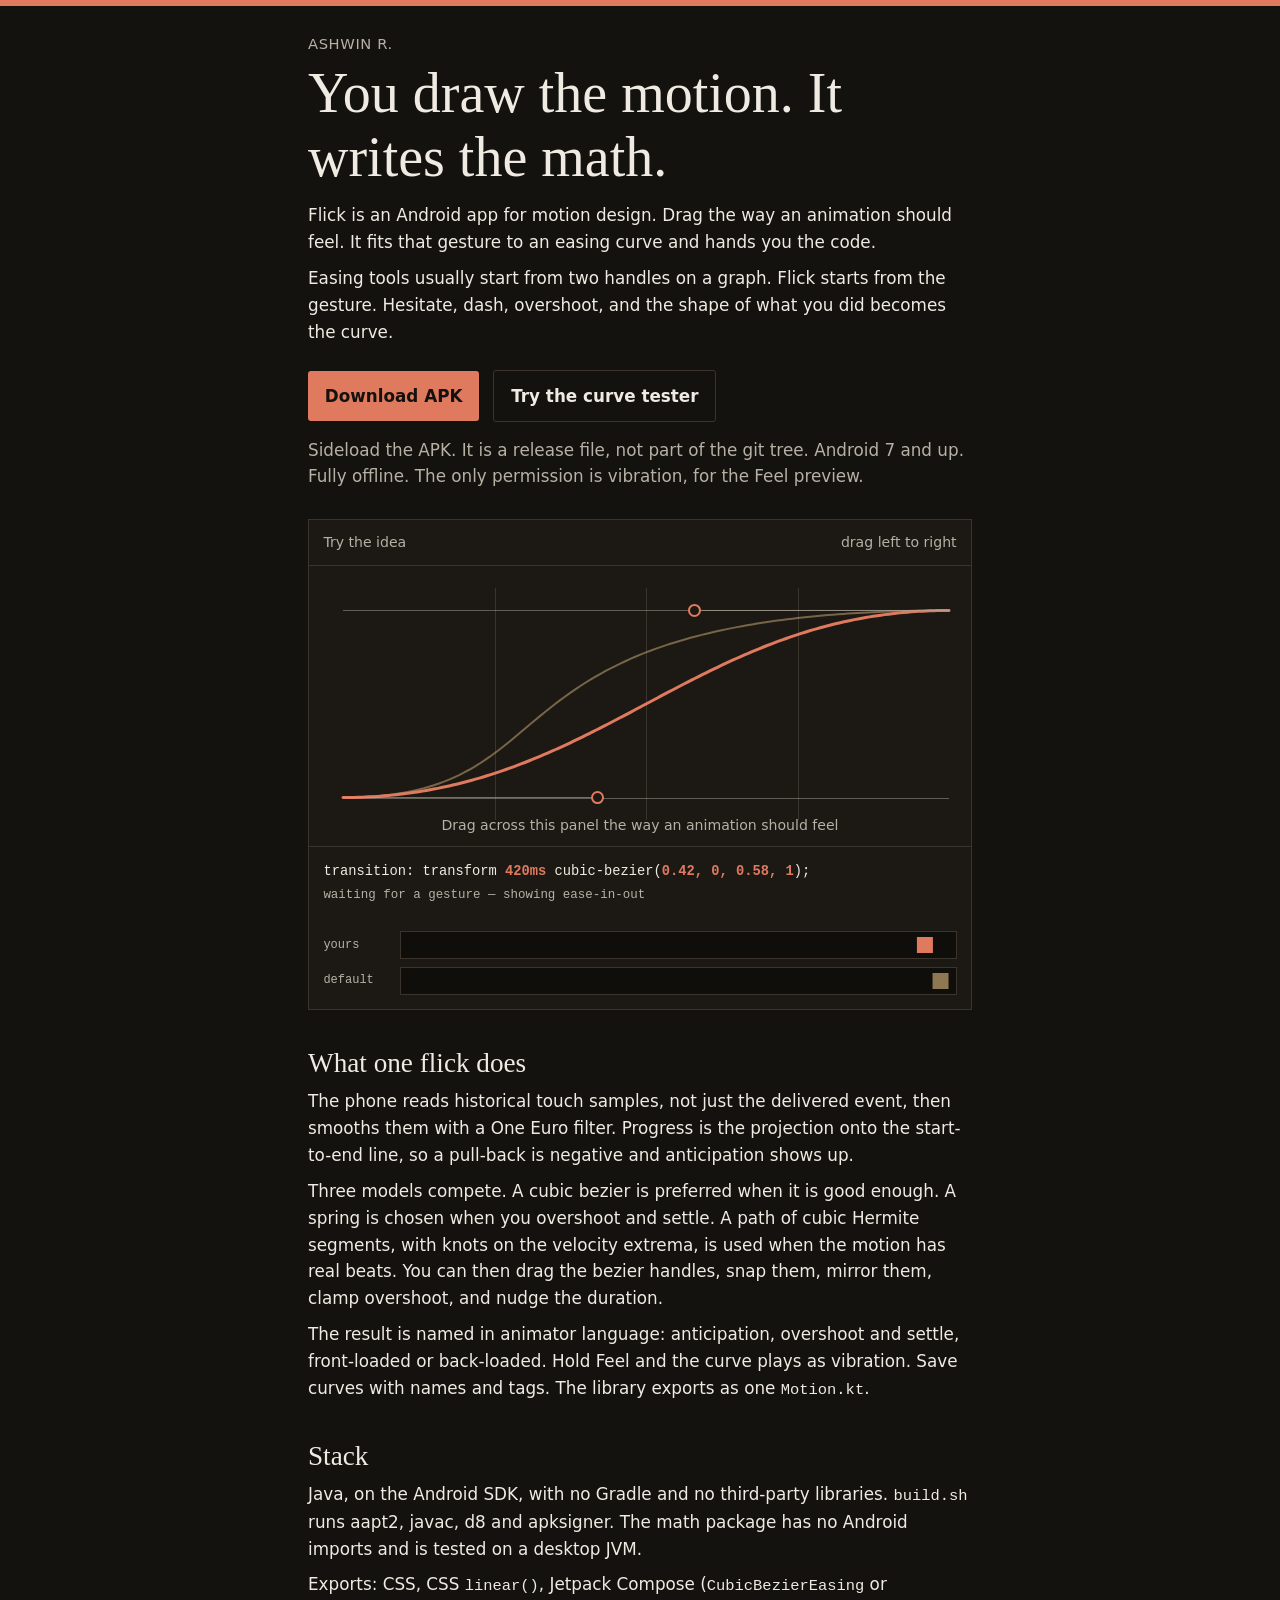
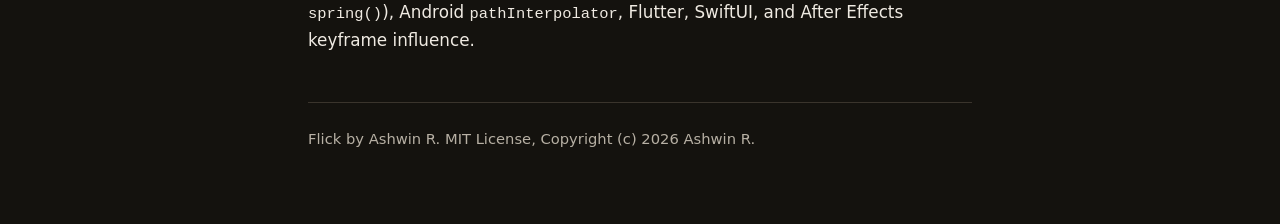
<file: docs/index.html>
<!DOCTYPE html>
<html lang="en">
<head>
<meta charset="utf-8">
<meta name="viewport" content="width=device-width, initial-scale=1">
<title>Flick</title>
<meta name="description" content="Flick turns a thumb-drag into an easing curve and the code for CSS, Compose, Android, Flutter, SwiftUI and After Effects.">
<link rel="stylesheet" href="styles.css">
</head>
<body>
<div class="accent-bar"></div>
<div class="wrap">
  <p class="kicker">Ashwin R.</p>
  <h1>You draw the motion. It writes the math.</h1>
  <p>Flick is an Android app for motion design. Drag the way an animation should feel. It fits that gesture to an easing curve and hands you the code.</p>
  <p>Easing tools usually start from two handles on a graph. Flick starts from the gesture. Hesitate, dash, overshoot, and the shape of what you did becomes the curve.</p>

  <div class="actions">
    <a class="btn" href="https://github.com/ashwin-subspace/flick/releases/latest/download/Flick-debug.apk">Download APK</a>
    <a class="btn ghost" href="curve-tester.html">Try the curve tester</a>
  </div>
  <p class="muted">Sideload the APK. It is a release file, not part of the git tree. Android 7 and up. Fully offline. The only permission is vibration, for the Feel preview.</p>

  <div class="instrument">
    <div class="inst-head">
      <span>Try the idea</span>
      <span>drag left to right</span>
    </div>
    <div class="stage" id="stage">
      <canvas id="plot"></canvas>
      <div class="stage-note">Drag across this panel the way an animation should feel</div>
    </div>
    <div class="readout">
      <div class="code-line" id="cssOut">transition: transform <b>420ms</b> cubic-bezier(<b>0.42, 0, 0.58, 1</b>);</div>
      <div class="fit-stats" id="stats">waiting for a gesture — showing ease-in-out</div>
      <div class="demo">
        <div class="lane">
          <span class="lane-label">yours</span>
          <div class="track"><div class="dot" id="dotA"></div></div>
        </div>
        <div class="lane">
          <span class="lane-label">default</span>
          <div class="track"><div class="dot is-ghost" id="dotB"></div></div>
        </div>
      </div>
    </div>
  </div>

  <h2>What one flick does</h2>
  <p>The phone reads historical touch samples, not just the delivered event, then smooths them with a One Euro filter. Progress is the projection onto the start-to-end line, so a pull-back is negative and anticipation shows up.</p>
  <p>Three models compete. A cubic bezier is preferred when it is good enough. A spring is chosen when you overshoot and settle. A path of cubic Hermite segments, with knots on the velocity extrema, is used when the motion has real beats. You can then drag the bezier handles, snap them, mirror them, clamp overshoot, and nudge the duration.</p>
  <p>The result is named in animator language: anticipation, overshoot and settle, front-loaded or back-loaded. Hold Feel and the curve plays as vibration. Save curves with names and tags. The library exports as one <code>Motion.kt</code>.</p>

  <h2>Stack</h2>
  <p>Java, on the Android SDK, with no Gradle and no third-party libraries. <code>build.sh</code> runs aapt2, javac, d8 and apksigner. The math package has no Android imports and is tested on a desktop JVM.</p>
  <p>Exports: CSS, CSS <code>linear()</code>, Jetpack Compose (<code>CubicBezierEasing</code> or <code>spring()</code>), Android <code>pathInterpolator</code>, Flutter, SwiftUI, and After Effects keyframe influence.</p>

  <footer>
    <p>Flick by Ashwin R. MIT License, Copyright (c) 2026 Ashwin R.</p>
  </footer>
</div>
<script>
(function () {
  "use strict";
  var stage = document.getElementById("stage");
  var canvas = document.getElementById("plot");
  var ctx = canvas.getContext("2d");
  var cssOut = document.getElementById("cssOut");
  var statsEl = document.getElementById("stats");
  var dotA = document.getElementById("dotA");
  var dotB = document.getElementById("dotB");
  var reduce = window.matchMedia("(prefers-reduced-motion: reduce)").matches;

  function tok(name) {
    return getComputedStyle(document.documentElement).getPropertyValue(name).trim();
  }
  function makeBezier(x1, y1, x2, y2) {
    var cx = 3 * x1, bx = 3 * (x2 - x1) - cx, ax = 1 - cx - bx;
    var cy = 3 * y1, by = 3 * (y2 - y1) - cy, ay = 1 - cy - by;
    function sx(t) { return ((ax * t + bx) * t + cx) * t; }
    function sy(t) { return ((ay * t + by) * t + cy) * t; }
    function dx(t) { return (3 * ax * t + 2 * bx) * t + cx; }
    return function (x) {
      if (x <= 0) return 0;
      if (x >= 1) return 1;
      var t = x, i, e, d;
      for (i = 0; i < 8; i++) {
        e = sx(t) - x;
        if (Math.abs(e) < 1e-7) return sy(t);
        d = dx(t);
        if (Math.abs(d) < 1e-7) break;
        t -= e / d;
      }
      var lo = 0, hi = 1;
      t = x;
      for (i = 0; i < 30; i++) {
        var v = sx(t);
        if (Math.abs(v - x) < 1e-7) break;
        if (v > x) hi = t; else lo = t;
        t = (lo + hi) / 2;
      }
      return sy(t);
    };
  }
  function clamp(v, lo, hi) { return v < lo ? lo : (v > hi ? hi : v); }
  function minimize(fn, start, step, iters) {
    var n = start.length, i, j, k;
    var simplex = [], fv = [];
    for (i = 0; i <= n; i++) {
      var p = start.slice();
      if (i > 0) p[i - 1] += step;
      simplex.push(p);
      fv.push(fn(p));
    }
    for (k = 0; k < iters; k++) {
      var order = simplex.map(function (_, idx) { return idx; }).sort(function (a, b) { return fv[a] - fv[b]; });
      simplex = order.map(function (idx) { return simplex[idx]; });
      fv = order.map(function (idx) { return fv[idx]; });
      if (Math.abs(fv[n] - fv[0]) < 1e-12) break;
      var cen = new Array(n).fill(0);
      for (i = 0; i < n; i++) {
        for (j = 0; j < n; j++) cen[i] += simplex[j][i];
        cen[i] /= n;
      }
      var xr = cen.map(function (c, idx) { return c + (c - simplex[n][idx]); });
      var fr = fn(xr);
      if (fr < fv[0]) {
        var xe = cen.map(function (c, idx) { return c + 2 * (xr[idx] - c); });
        var fe = fn(xe);
        if (fe < fr) { simplex[n] = xe; fv[n] = fe; } else { simplex[n] = xr; fv[n] = fr; }
      } else if (fr < fv[n - 1]) {
        simplex[n] = xr; fv[n] = fr;
      } else {
        var xc = cen.map(function (c, idx) { return c + 0.5 * (simplex[n][idx] - c); });
        var fc = fn(xc);
        if (fc < fv[n]) { simplex[n] = xc; fv[n] = fc; }
        else {
          for (i = 1; i <= n; i++) {
            for (j = 0; j < n; j++) simplex[i][j] = simplex[0][j] + 0.5 * (simplex[i][j] - simplex[0][j]);
            fv[i] = fn(simplex[i]);
          }
        }
      }
    }
    var best = 0;
    for (i = 1; i <= n; i++) if (fv[i] < fv[best]) best = i;
    return simplex[best];
  }
  function fitBezier(ts, ps) {
    var starts = [[0.25, 0.1, 0.25, 1], [0.42, 0, 0.58, 1], [0.5, 0, 0.5, 1], [0.34, 1.56, 0.64, 1]];
    var best = null, bestErr = Infinity;
    function err(p) {
      var b = makeBezier(clamp(p[0], 0, 1), clamp(p[1], -3, 4), clamp(p[2], 0, 1), clamp(p[3], -3, 4));
      var s = 0;
      for (var i = 0; i < ts.length; i++) { var d = b(ts[i]) - ps[i]; s += d * d; }
      var pen = Math.pow(p[0] - clamp(p[0], 0, 1), 2) + Math.pow(p[2] - clamp(p[2], 0, 1), 2);
      return s / ts.length + pen * 10;
    }
    for (var i = 0; i < starts.length; i++) {
      var r = minimize(err, starts[i], 0.15, 260);
      var c = [clamp(r[0], 0, 1), clamp(r[1], -3, 4), clamp(r[2], 0, 1), clamp(r[3], -3, 4)];
      var e = err(c);
      if (e < bestErr) { bestErr = e; best = c; }
    }
    return { p: best, rms: Math.sqrt(Math.max(0, bestErr)) };
  }

  var current = { p: [0.42, 0, 0.58, 1], rms: 0, dur: 420 };
  var raw = null, pts = [], drawing = false, W = 0, H = 0, dpr = 1;

  function resize() {
    dpr = Math.min(window.devicePixelRatio || 1, 2);
    W = stage.clientWidth;
    H = stage.clientHeight;
    canvas.width = Math.round(W * dpr);
    canvas.height = Math.round(H * dpr);
    ctx.setTransform(dpr, 0, 0, dpr, 0, 0);
    render();
  }
  function num(v) {
    var s = v.toFixed(3).replace(/0+$/, "").replace(/\.$/, "");
    return s === "-0" ? "0" : s;
  }
  function render() {
    if (!W || !H) return;
    var padL = 34, padR = 22, padT = 22, padB = 26;
    var gw = W - padL - padR, gh = H - padT - padB;
    ctx.clearRect(0, 0, W, H);
    var grid = tok("--plot-grid"), faint = tok("--ink-faint"), accent = tok("--accent"), ghost = tok("--ghost");
    var lo = 0, hi = 1, i;
    var b = makeBezier(current.p[0], current.p[1], current.p[2], current.p[3]);
    for (i = 0; i <= 40; i++) {
      var v = b(i / 40);
      if (v < lo) lo = v;
      if (v > hi) hi = v;
    }
    if (raw) {
      for (i = 0; i < raw.ps.length; i++) {
        if (raw.ps[i] < lo) lo = raw.ps[i];
        if (raw.ps[i] > hi) hi = raw.ps[i];
      }
    }
    lo = Math.min(lo, current.p[1], current.p[3]);
    hi = Math.max(hi, current.p[1], current.p[3]);
    var pad = Math.max(0.12, (hi - lo) * 0.1);
    lo -= pad; hi += pad;
    function X(t) { return padL + t * gw; }
    function Y(v) { return padT + gh - ((v - lo) / (hi - lo)) * gh; }
    ctx.strokeStyle = grid;
    ctx.lineWidth = 1;
    for (i = 1; i < 4; i++) {
      ctx.beginPath();
      ctx.moveTo(Math.round(X(i / 4)) + 0.5, padT);
      ctx.lineTo(Math.round(X(i / 4)) + 0.5, padT + gh);
      ctx.stroke();
    }
    ctx.strokeStyle = faint;
    ctx.globalAlpha = 0.45;
    [0, 1].forEach(function (v) {
      ctx.beginPath();
      ctx.moveTo(padL, Math.round(Y(v)) + 0.5);
      ctx.lineTo(padL + gw, Math.round(Y(v)) + 0.5);
      ctx.stroke();
    });
    ctx.globalAlpha = 1;
    if (raw) {
      ctx.strokeStyle = faint;
      ctx.globalAlpha = 0.55;
      ctx.lineWidth = 2;
      ctx.beginPath();
      for (i = 0; i < raw.ts.length; i++) {
        var px = X(raw.ts[i]), py = Y(raw.ps[i]);
        if (i === 0) ctx.moveTo(px, py); else ctx.lineTo(px, py);
      }
      ctx.stroke();
      ctx.globalAlpha = 1;
    }
    if (drawing && pts.length > 1) {
      ctx.strokeStyle = accent;
      ctx.lineCap = "round";
      for (i = 1; i < pts.length; i++) {
        var a = pts[i - 1], c = pts[i];
        var dt = Math.max(1, c.t - a.t);
        var sp = Math.hypot(c.x - a.x, c.y - a.y) / dt;
        ctx.lineWidth = 1.5 + Math.min(9, sp * 5);
        ctx.globalAlpha = 0.35 + Math.min(0.65, sp * 0.4);
        ctx.beginPath();
        ctx.moveTo(a.x, a.y);
        ctx.lineTo(c.x, c.y);
        ctx.stroke();
      }
      ctx.globalAlpha = 1;
      return;
    }
    var g = makeBezier(0.4, 0, 0.2, 1);
    ctx.strokeStyle = ghost;
    ctx.globalAlpha = 0.55;
    ctx.lineWidth = 2;
    ctx.beginPath();
    for (i = 0; i <= 120; i++) {
      var t = i / 120;
      if (i === 0) ctx.moveTo(X(t), Y(g(t))); else ctx.lineTo(X(t), Y(g(t)));
    }
    ctx.stroke();
    ctx.globalAlpha = 1;
    ctx.strokeStyle = accent;
    ctx.lineWidth = 3;
    ctx.lineCap = "round";
    ctx.beginPath();
    for (i = 0; i <= 160; i++) {
      var tt = i / 160;
      if (i === 0) ctx.moveTo(X(tt), Y(b(tt))); else ctx.lineTo(X(tt), Y(b(tt)));
    }
    ctx.stroke();
    ctx.strokeStyle = faint;
    ctx.globalAlpha = 0.6;
    ctx.lineWidth = 1;
    ctx.beginPath(); ctx.moveTo(X(0), Y(0)); ctx.lineTo(X(current.p[0]), Y(current.p[1])); ctx.stroke();
    ctx.beginPath(); ctx.moveTo(X(1), Y(1)); ctx.lineTo(X(current.p[2]), Y(current.p[3])); ctx.stroke();
    ctx.globalAlpha = 1;
    [[current.p[0], current.p[1]], [current.p[2], current.p[3]]].forEach(function (h) {
      ctx.beginPath();
      ctx.arc(X(h[0]), Y(h[1]), 5.5, 0, Math.PI * 2);
      ctx.fillStyle = tok("--plot-bg");
      ctx.fill();
      ctx.lineWidth = 2;
      ctx.strokeStyle = accent;
      ctx.stroke();
    });
  }
  function updateReadout() {
    var p = current.p;
    cssOut.innerHTML = "transition: transform <b>" + current.dur + "ms</b> cubic-bezier(<b>" +
      num(p[0]) + ", " + num(p[1]) + ", " + num(p[2]) + ", " + num(p[3]) + "</b>);";
    if (!raw) { statsEl.textContent = "waiting for a gesture — showing ease-in-out"; return; }
    var over = 0, ant = 0;
    for (var i = 0; i < raw.ps.length; i++) {
      if (raw.ps[i] > 1 + over) over = raw.ps[i] - 1;
      if (raw.ps[i] < -ant) ant = -raw.ps[i];
    }
    var bits = [raw.ts.length + " samples", "fit error " + (current.rms * 100).toFixed(1) + "%"];
    if (over > 0.02) bits.push("overshoot " + Math.round(over * 100) + "%");
    if (ant > 0.02) bits.push("anticipation " + Math.round(ant * 100) + "%");
    statsEl.textContent = bits.join("  ·  ");
  }
  var samples = [];
  function addSample(x, y, t) { samples.push({ x: x, y: y, t: t }); pts.push({ x: x, y: y, t: t }); }
  function localPoint(ev) {
    var r = canvas.getBoundingClientRect();
    return { x: ev.clientX - r.left, y: ev.clientY - r.top };
  }
  stage.addEventListener("pointerdown", function (ev) {
    drawing = true; samples = []; pts = [];
    stage.classList.add("used");
    try { stage.setPointerCapture(ev.pointerId); } catch (e) {}
    var q = localPoint(ev);
    addSample(q.x, q.y, ev.timeStamp);
    render();
    ev.preventDefault();
  });
  stage.addEventListener("pointermove", function (ev) {
    if (!drawing) return;
    var evs = ev.getCoalescedEvents ? ev.getCoalescedEvents() : [ev];
    for (var i = 0; i < evs.length; i++) {
      var q = localPoint(evs[i]);
      addSample(q.x, q.y, evs[i].timeStamp);
    }
    render();
    ev.preventDefault();
  });
  function finish(ev) {
    if (!drawing) return;
    drawing = false;
    var q = localPoint(ev);
    addSample(q.x, q.y, ev.timeStamp);
    var a = samples[0], z = samples[samples.length - 1];
    var dx = z.x - a.x, dy = z.y - a.y;
    var len = Math.hypot(dx, dy);
    var dur = z.t - a.t;
    if (samples.length < 6 || len < 40 || dur < 60) {
      statsEl.textContent = samples.length < 6 ? "too few points — drag a little slower" : (len < 40 ? "too short — drag further" : "too fast — take a moment longer");
      pts = [];
      render();
      return;
    }
    var ux = dx / len, uy = dy / len;
    var ts = [], ps = [];
    for (var i = 0; i < samples.length; i++) {
      var s = samples[i];
      ps.push(((s.x - a.x) * ux + (s.y - a.y) * uy) / len);
      ts.push((s.t - a.t) / dur);
    }
    ts[0] = 0; ts[ts.length - 1] = 1;
    for (i = 1; i < ts.length; i++) if (ts[i] <= ts[i - 1]) ts[i] = Math.min(1, ts[i - 1] + 1e-6);
    raw = { ts: ts, ps: ps };
    var f = fitBezier(ts, ps);
    current.p = f.p;
    current.rms = f.rms;
    current.dur = Math.max(50, Math.min(5000, Math.round(dur / 10) * 10));
    pts = [];
    render();
    updateReadout();
  }
  stage.addEventListener("pointerup", finish);
  stage.addEventListener("pointercancel", finish);
  var t0 = null, HOLD = 420;
  function loop(now) {
    if (t0 === null) t0 = now;
    var cycle = current.dur + HOLD;
    var e = (now - t0) % cycle;
    var t = Math.min(1, e / current.dur);
    var b = makeBezier(current.p[0], current.p[1], current.p[2], current.p[3]);
    var g = makeBezier(0.4, 0, 0.2, 1);
    var span = dotA.parentElement ? dotA.parentElement.clientWidth - 16 : 0;
    dotA.style.transform = "translateX(" + (b(t) * span) + "px)";
    dotB.style.transform = "translateX(" + (g(t) * span) + "px)";
    requestAnimationFrame(loop);
  }
  window.addEventListener("resize", resize);
  resize();
  updateReadout();
  if (!reduce) requestAnimationFrame(loop);
})();
</script>
</body>
</html>
</file>
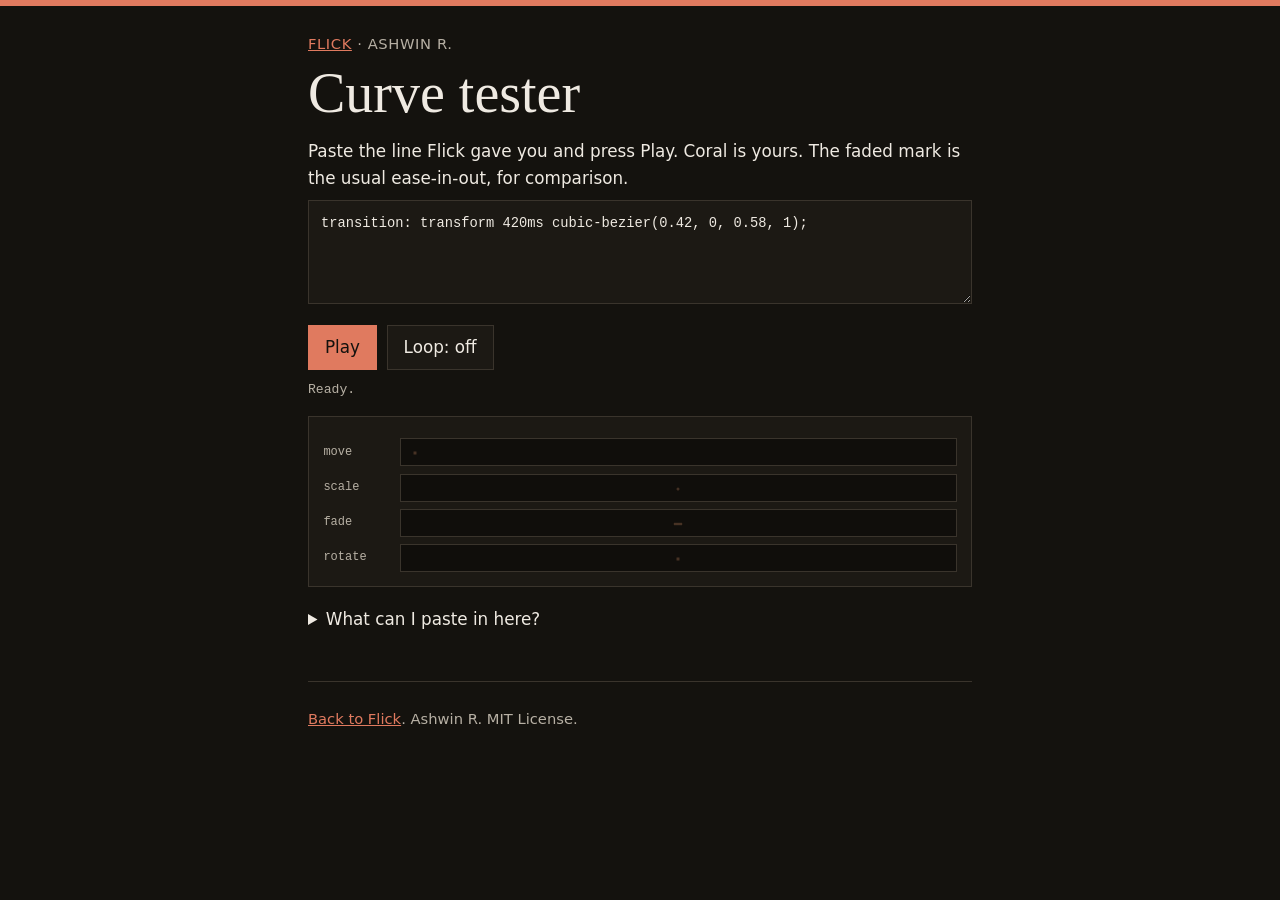
<file: docs/curve-tester.html>
<!DOCTYPE html>
<html lang="en">
<head>
<meta charset="utf-8">
<meta name="viewport" content="width=device-width, initial-scale=1">
<title>Curve tester — Flick</title>
<meta name="description" content="Paste a CSS easing from Flick and watch it move.">
<link rel="stylesheet" href="styles.css">
</head>
<body>
<div class="accent-bar"></div>
<div class="wrap">
  <p class="kicker"><a href="index.html">Flick</a> · Ashwin R.</p>
  <h1>Curve tester</h1>
  <p>Paste the line Flick gave you and press Play. Coral is yours. The faded mark is the usual ease-in-out, for comparison.</p>

  <textarea id="input" spellcheck="false">transition: transform 420ms cubic-bezier(0.42, 0, 0.58, 1);</textarea>
  <div class="row">
    <button class="go" id="play" type="button">Play</button>
    <button id="loop" type="button">Loop: off</button>
  </div>
  <p class="status" id="status">Ready.</p>

  <div class="tester-stage">
    <div class="lane">
      <span class="tag">move</span>
      <div class="track"><div class="box ghosted" id="b2"></div><div class="box" id="b1"></div></div>
    </div>
    <div class="lane">
      <span class="tag">scale</span>
      <div class="track"><div class="circle ghosted" id="c2"></div><div class="circle" id="c1"></div></div>
    </div>
    <div class="lane">
      <span class="tag">fade</span>
      <div class="track"><div class="card ghosted" id="d2"></div><div class="card" id="d1"></div></div>
    </div>
    <div class="lane">
      <span class="tag">rotate</span>
      <div class="track"><div class="spin ghosted" id="s2"></div><div class="spin" id="s1"></div></div>
    </div>
  </div>

  <details>
    <summary>What can I paste in here?</summary>
    <p>Anything Flick's CSS or CSS <code>linear()</code> box gives you. The tester reads the timing function and the duration, so you can paste the whole line. A bare <code>cubic-bezier(.34, 1.56, .64, 1)</code> plays for 600ms.</p>
  </details>

  <footer>
    <p><a href="index.html">Back to Flick</a>. Ashwin R. MIT License.</p>
  </footer>
</div>
<script>
(function () {
  "use strict";
  var input = document.getElementById("input");
  var status = document.getElementById("status");
  var playBtn = document.getElementById("play");
  var loopBtn = document.getElementById("loop");
  var mine = ["b1", "c1", "d1", "s1"].map(function (id) { return document.getElementById(id); });
  var ghost = ["b2", "c2", "d2", "s2"].map(function (id) { return document.getElementById(id); });
  var GHOST_EASE = "cubic-bezier(0.4, 0, 0.2, 1)";
  var looping = false;
  var timer = null;

  function parse(text) {
    var t = String(text).trim();
    var ease = null;
    var cb = t.match(/cubic-bezier\s*\([^)]*\)/i);
    var lin = t.match(/\blinear\s*\([^)]*\)/i);
    if (cb) ease = cb[0];
    else if (lin) ease = lin[0];
    var ms = 600;
    var msMatch = t.match(/(\d+(?:\.\d+)?)\s*ms/i);
    var sMatch = t.match(/(\d+(?:\.\d+)?)\s*s(?![a-z])/i);
    if (msMatch) ms = parseFloat(msMatch[1]);
    else if (sMatch) ms = parseFloat(sMatch[1]) * 1000;
    return { ease: ease, ms: Math.max(50, Math.min(10000, ms)) };
  }
  function isValid(ease) {
    var probe = document.createElement("div");
    probe.style.transitionTimingFunction = "";
    probe.style.transitionTimingFunction = ease;
    return probe.style.transitionTimingFunction !== "";
  }
  function reset(els) {
    els.forEach(function (el) {
      el.style.transition = "none";
      el.style.transform = "translateX(0px) scale(0.15) rotate(0deg)";
      el.style.opacity = "0.15";
    });
    void els[0].offsetWidth;
  }
  function applyEnd(el, i, ease, ms) {
    var span = el.parentElement.clientWidth - 34;
    el.style.transition = "transform " + ms + "ms " + ease + ", opacity " + ms + "ms " + ease;
    if (i === 0) el.style.transform = "translateX(" + span + "px) scale(1) rotate(0deg)";
    if (i === 1) el.style.transform = "scale(1)";
    if (i === 2) el.style.transform = "scale(1)";
    if (i === 3) el.style.transform = "rotate(180deg) scale(1)";
    el.style.opacity = "1";
  }
  function run() {
    var p = parse(input.value);
    if (!p.ease) {
      status.textContent = "Couldn't find a cubic-bezier(...) or linear(...) in that.";
      status.className = "status bad";
      return;
    }
    if (!isValid(p.ease)) {
      status.textContent = "The browser rejected that curve — check for a missing bracket.";
      status.className = "status bad";
      return;
    }
    status.className = "status";
    status.textContent = p.ms + "ms  ·  " + (p.ease.length > 46 ? p.ease.slice(0, 46) + "…" : p.ease);
    reset(mine);
    reset(ghost);
    requestAnimationFrame(function () {
      requestAnimationFrame(function () {
        mine.forEach(function (el, i) { applyEnd(el, i, p.ease, p.ms); });
        ghost.forEach(function (el, i) { applyEnd(el, i, GHOST_EASE, p.ms); });
      });
    });
    if (looping) {
      clearTimeout(timer);
      timer = setTimeout(run, p.ms + 700);
    }
  }
  playBtn.addEventListener("click", run);
  loopBtn.addEventListener("click", function () {
    looping = !looping;
    loopBtn.textContent = "Loop: " + (looping ? "on" : "off");
    clearTimeout(timer);
    if (looping) run();
  });
  reset(mine);
  reset(ghost);
})();
</script>
</body>
</html>
</file>
<file: docs/styles.css>
:root {
  --bg: #14120e;
  --ink: #efeae2;
  --muted: #b7b0a4;
  --line: #3a342c;
  --card: #1c1914;
  --accent: #e07a5f;
  --plot-bg: #1c1914;
  --plot-grid: #3a342c;
  --ink-faint: #b7b0a4;
  --ghost: #c4a574;
  --f-mono: ui-monospace, Consolas, "Courier New", monospace;
}

* { box-sizing: border-box; }

html, body {
  margin: 0;
  background: var(--bg);
  color: var(--ink);
}

body {
  font-family: "Segoe UI", system-ui, sans-serif;
  font-size: 1.05rem;
  line-height: 1.6;
}

.accent-bar { height: 6px; background: var(--accent); }

.wrap {
  max-width: 44rem;
  margin: 0 auto;
  padding: 1.6rem 1.25rem 4rem;
}

h1, h2, h3 {
  font-family: "Palatino Linotype", Palatino, Georgia, serif;
  font-weight: normal;
  line-height: 1.15;
  letter-spacing: 0;
}

h1 {
  font-size: clamp(2.4rem, 6vw, 3.5rem);
  margin: 0.35rem 0 0.8rem;
}

h2 {
  font-size: 1.7rem;
  margin: 2.4rem 0 0.55rem;
}

h3 {
  font-size: 1.2rem;
  margin: 0 0 0.3rem;
}

p { margin: 0.55rem 0; }

a { color: var(--accent); }

.kicker {
  margin: 0;
  color: var(--muted);
  font-size: 0.92rem;
  letter-spacing: 0.04em;
  text-transform: uppercase;
}

.actions { margin: 1.2rem 0 0.4rem; }

.btn {
  display: inline-block;
  background: var(--accent);
  color: #14120e;
  text-decoration: none;
  font-weight: 650;
  padding: 0.72rem 1.05rem;
  border-radius: 3px;
  margin: 0.35rem 0.55rem 0.35rem 0;
}

.btn.ghost {
  background: transparent;
  color: var(--ink);
  border: 1px solid var(--line);
}

.muted { color: var(--muted); }

code, .mono {
  font-family: var(--f-mono);
  font-size: 0.92em;
}

ol.steps { padding-left: 1.2rem; }
ol.steps li { margin: 0.4rem 0; }

table {
  width: 100%;
  border-collapse: collapse;
  margin: 0.8rem 0 1rem;
}

th, td {
  text-align: left;
  padding: 0.5rem 0.35rem;
  border-bottom: 1px solid var(--line);
  vertical-align: top;
}

th {
  font-family: "Palatino Linotype", Palatino, Georgia, serif;
  font-weight: normal;
  color: var(--muted);
}

footer {
  margin-top: 3rem;
  padding-top: 1rem;
  border-top: 1px solid var(--line);
  color: var(--muted);
  font-size: 0.92rem;
}

.instrument {
  margin-top: 1.8rem;
  border: 1px solid var(--line);
  background: var(--card);
}

.inst-head {
  display: flex;
  justify-content: space-between;
  gap: 1rem;
  padding: 0.7rem 0.9rem;
  border-bottom: 1px solid var(--line);
  color: var(--muted);
  font-size: 0.88rem;
}

.stage {
  position: relative;
  height: 280px;
  touch-action: none;
  cursor: crosshair;
  background: var(--plot-bg);
}

.stage canvas { display: block; width: 100%; height: 100%; }

.stage-note {
  position: absolute;
  left: 0;
  right: 0;
  bottom: 0.6rem;
  text-align: center;
  color: var(--muted);
  font-size: 0.88rem;
  pointer-events: none;
}

.stage.used .stage-note { opacity: 0; }

.readout { border-top: 1px solid var(--line); }

.code-line {
  padding: 0.85rem 0.9rem 0.2rem;
  font-family: var(--f-mono);
  font-size: 0.86rem;
  overflow-x: auto;
  white-space: pre;
}

.code-line b { color: var(--accent); font-weight: 650; }

.fit-stats {
  padding: 0 0.9rem 0.85rem;
  color: var(--muted);
  font-family: var(--f-mono);
  font-size: 0.78rem;
}

.demo { padding: 0.3rem 0.9rem 0.9rem; }

.lane { display: flex; align-items: center; gap: 0.6rem; margin-top: 0.45rem; }

.lane-label, .tag {
  width: 4.2rem;
  flex: none;
  color: var(--muted);
  font-family: var(--f-mono);
  font-size: 0.75rem;
}

.track {
  position: relative;
  flex: 1;
  height: 28px;
  background: #100e0b;
  border: 1px solid var(--line);
}

.dot {
  position: absolute;
  top: 5px;
  width: 16px;
  height: 16px;
  background: var(--accent);
}

.dot.is-ghost { background: var(--ghost); opacity: 0.7; }

textarea, button {
  font: inherit;
  color: var(--ink);
}

textarea {
  width: 100%;
  min-height: 6.5rem;
  padding: 0.75rem;
  border: 1px solid var(--line);
  background: var(--card);
  color: var(--ink);
  font-family: var(--f-mono);
  font-size: 0.86rem;
  resize: vertical;
}

.row { display: flex; gap: 0.6rem; flex-wrap: wrap; margin-top: 0.8rem; }

button {
  min-height: 2.8rem;
  padding: 0 1rem;
  border: 1px solid var(--line);
  background: var(--card);
  cursor: pointer;
}

button.go {
  background: var(--accent);
  color: #14120e;
  border-color: var(--accent);
}

.status { min-height: 1.2em; color: var(--muted); font-family: var(--f-mono); font-size: 0.82rem; }
.status.bad { color: var(--accent); }

.tester-stage {
  margin-top: 1rem;
  padding: 0.9rem;
  border: 1px solid var(--line);
  background: var(--card);
}

.box, .circle, .card, .spin {
  position: absolute;
  background: var(--accent);
}

.box { top: 4px; left: 4px; width: 20px; height: 20px; }
.circle { top: 4px; left: 50%; margin-left: -10px; width: 20px; height: 20px; border-radius: 50%; }
.card { top: 6px; left: 50%; margin-left: -28px; width: 56px; height: 16px; }
.spin { top: 4px; left: 50%; margin-left: -10px; width: 20px; height: 20px; }

.ghosted { background: var(--ghost); opacity: 0.55; }

details { margin-top: 1.2rem; color: var(--muted); }
summary { cursor: pointer; color: var(--ink); }

:focus-visible { outline: 2px solid var(--accent); outline-offset: 3px; }

@media (prefers-reduced-motion: reduce) {
  * { animation-duration: 0.001ms !important; transition-duration: 0.001ms !important; }
}
</file>
